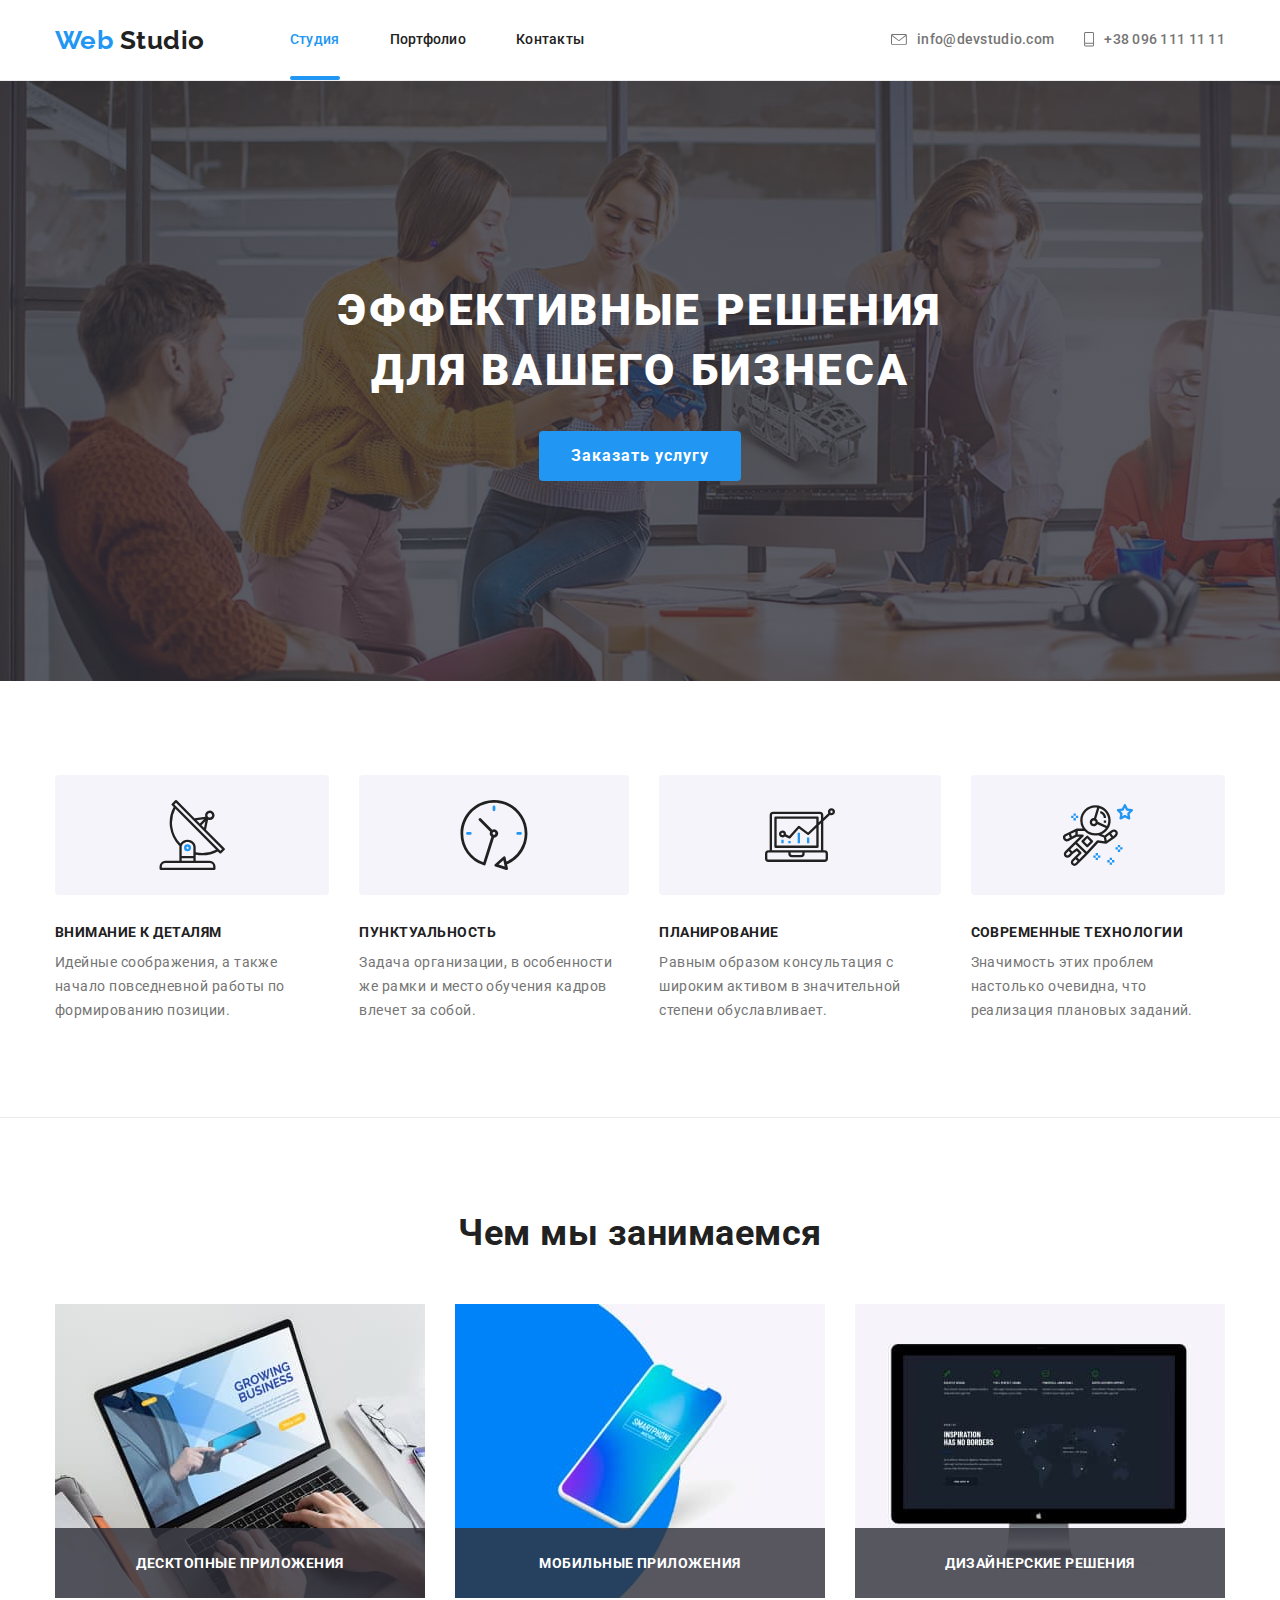
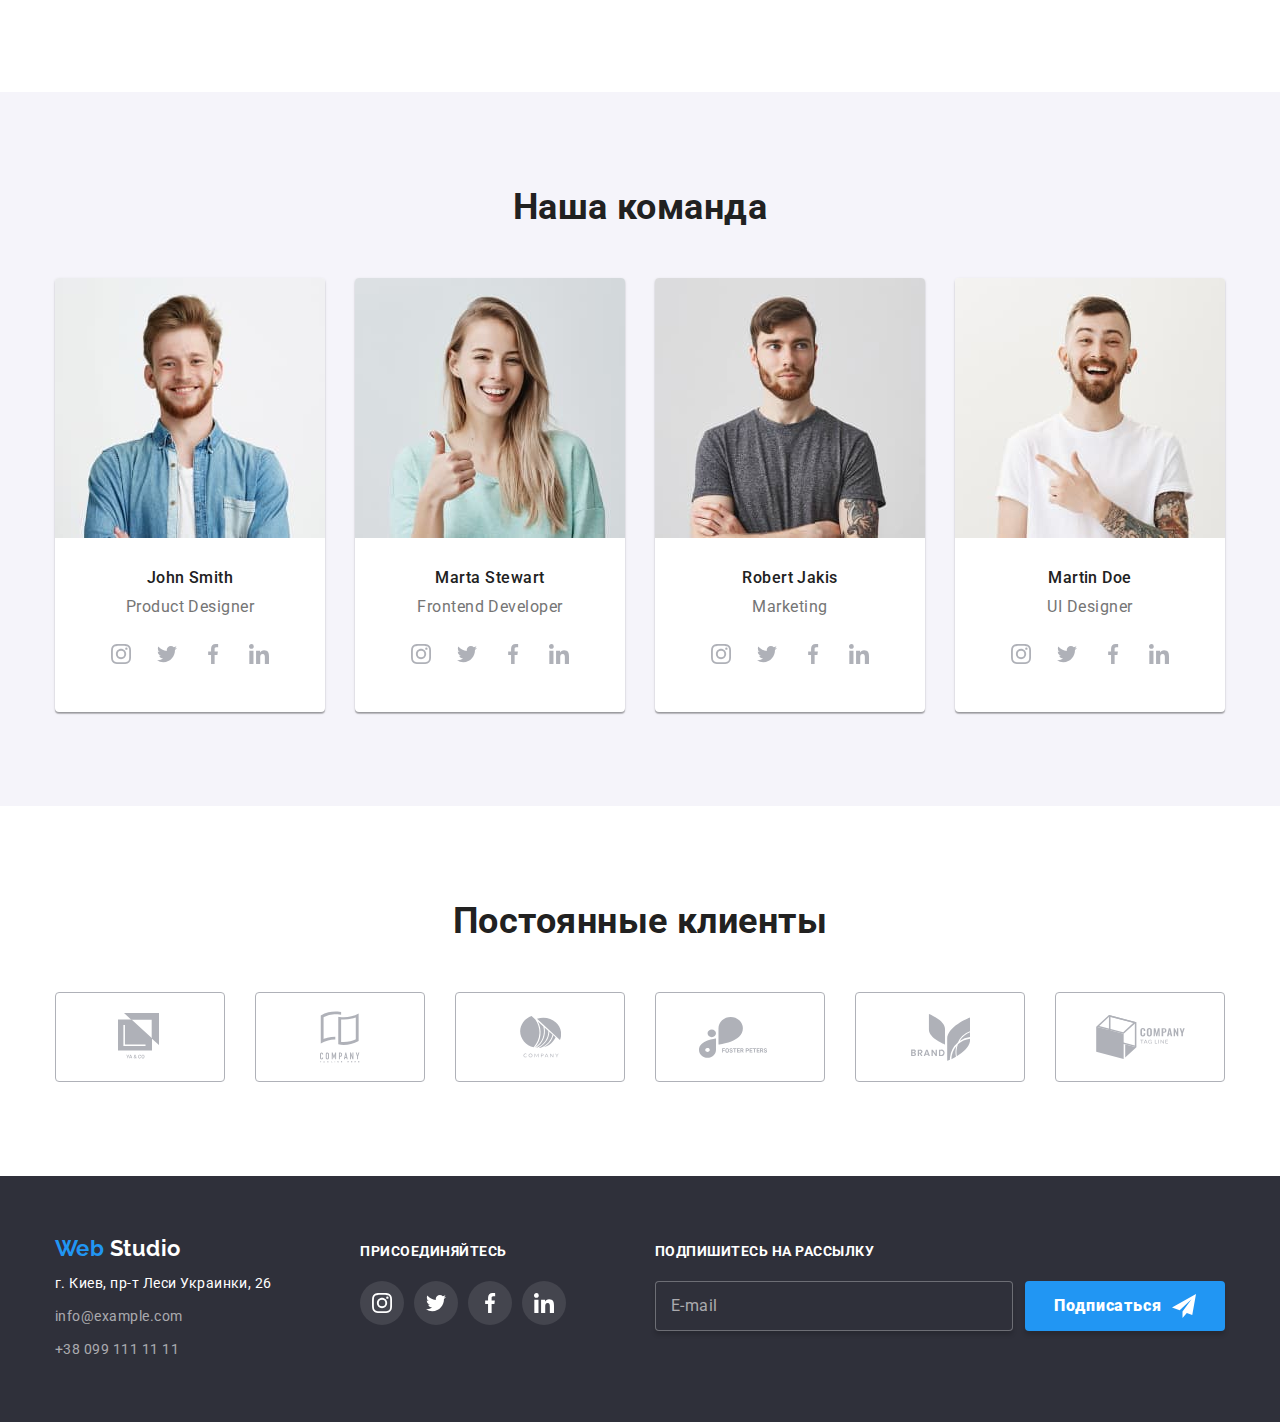
<file: index.html>
<!DOCTYPE html>
<html lang="en">
  <head>
    <meta charset="UTF-8" />
    <meta name="viewport" content="width=device-width, initial-scale=1.0" />
    <title>Студия</title>
    <link
      rel="stylesheet"
      href="https://fonts.googleapis.com/css2?family=Raleway:wght@700&family=Roboto:wght@400;500;700;900&display=swap"
    />
    <link
      rel="stylesheet"
      href="https://cdnjs.cloudflare.com/ajax/libs/modern-normalize/0.6.0/modern-normalize.min.css"
    />
    <link rel="stylesheet" href="./css/main.min.css" />
  </head>

  <body>
    <!-- Шапка сайта -->
    <header class="header-border">
      <div class="container header-links">
        <nav class="header-links">
          <a href="./index.html" class="logo-primery"
            ><span class="logo-web">Web</span> Studio</a
          >
          <ul class="site-nav">
            <li>
              <a href="./index.html" class="current">Студия</a>
            </li>
            <li>
              <a href="./portfolio.html">Портфолио</a>
            </li>
            <li>
              <a href="">Контакты</a>
            </li>
          </ul>
        </nav>
        <address class="main-addr">
          <ul class="main-addr-list">
            <li>
              <a href="mailto:info@devstudio.com">
                <svg width="16px" height="11px">
                  <use href="./img/sprite-svg.svg#email"></use>
                </svg>
                info@devstudio.com</a
              >
            </li>
            <li>
              <a href="tel:+380961111111">
                <svg width="10px" height="15px">
                  <use href="./img/sprite-svg.svg#phone"></use>
                </svg>
                +38 096 111 11 11</a
              >
            </li>
          </ul>
        </address>
      </div>
    </header>

    <!-- Основная инфа -->
    <main>
      <!-- Герой -->
      <section class="hero">
        <div class="container">
          <div class="hero-container">
            <h1 class="hero-title">эффективные решения для вашего бизнеса</h1>
            <button class="hero-button" data-modal-open>Заказать услугу</button>
            <div class="backdrop is-hidden" data-modal>
              <form class="modal">
                <div class="modal-section">
                  <h3 class="modal-title">
                    Оставьте свои данные, мы вам перезвоним
                  </h3>
                  <div class="form-field">
                    <input
                      type="text"
                      name="name"
                      id="name"
                      autocomplete="off"
                      placeholder=" "
                    />
                    <label for="name">Имя</label>
                    <svg width="18px" height="18px">
                      <use href="./img/sprite-svg.svg#name-input"></use>
                    </svg>
                  </div>
                  <div class="form-field">
                    <input
                      type="tel"
                      name="tel"
                      id="tel"
                      autocomplete="off"
                      placeholder=" "
                    />
                    <label for="tel">Телефон</label>
                    <svg width="18px" height="18px">
                      <use href="./img/sprite-svg.svg#phone-input"></use>
                    </svg>
                  </div>
                  <div class="form-field">
                    <input
                      type="email"
                      name="email"
                      id="email"
                      autocomplete="off"
                      placeholder=" "
                    />
                    <label for="email">Почта</label>
                    <svg width="18px" height="18px">
                      <use href="./img/sprite-svg.svg#email-input"></use>
                    </svg>
                  </div>
                  <div class="form-field-textarea">
                    <textarea
                      name="coments"
                      id="coments"
                      cols="30"
                      rows="5"
                      placeholder=" "
                    ></textarea>
                    <label for="coments">Комментарий</label>
                  </div>
                  <div class="form-field form-field-checkbox">
                    <input
                      type="checkbox"
                      name="policy"
                      id="policy"
                      placeholder=" "
                      class="visuallyhidden"
                    />
                    <label for="policy"
                      ><span></span>
                      <p>
                        Соглашаюсь с рассылкой и принимаю
                        <a href="">Условия договора</a>
                      </p>
                    </label>
                  </div>
                  <div class="submit-button-container">
                    <button type="submit">Отправить</button>
                  </div>
                  <div class="close" data-modal-close>
                    <svg width="11px" height="11px">
                      <use href="./img/sprite-svg.svg#close"></use>
                    </svg>
                  </div>
                </div>
              </form>
            </div>
          </div>
        </div>
      </section>

      <!-- Преимущества -->
      <section class="features">
        <div class="container">
          <h2 class="visuallyhidden">Преимущества</h2>
          <ul class="features-list">
            <li>
              <div class="features-blok">
                <svg width="66" height="70">
                  <use href="./img/sprite-svg.svg#vector1"></use>
                </svg>
              </div>
              <h3 class="features-title-h3">Внимание к деталям</h3>
              <p class="features-paragraph">
                Идейные соображения, а также начало повседневной работы по
                формированию позиции.
              </p>
            </li>
            <li>
              <div class="features-blok">
                <svg width="70" height="70">
                  <use href="./img/sprite-svg.svg#vector2"></use>
                </svg>
              </div>
              <h3 class="features-title-h3">Пунктуальность</h3>
              <p class="features-paragraph">
                Задача организации, в особенности же рамки и место обучения
                кадров влечет за собой.
              </p>
            </li>
            <li>
              <div class="features-blok">
                <svg width="70" height="70">
                  <use href="./img/sprite-svg.svg#vector3"></use>
                </svg>
              </div>
              <h3 class="features-title-h3">Планирование</h3>
              <p class="features-paragraph">
                Равным образом консультация с широким активом в значительной
                степени обуславливает.
              </p>
            </li>
            <li>
              <div class="features-blok">
                <svg width="70" height="70">
                  <use href="./img/sprite-svg.svg#vector4"></use>
                </svg>
              </div>
              <h3 class="features-title-h3">Современные технологии</h3>
              <p class="features-paragraph">
                Значимость этих проблем настолько очевидна, что реализация
                плановых заданий.
              </p>
            </li>
          </ul>
        </div>
      </section>

      <!-- Чем мы занимаемся -->
      <section class="our-work">
        <div class="container">
          <h2 class="our-work-title">Чем мы занимаемся</h2>
          <ul class="our-work-list">
            <li>
              <a href="" class="our-work-link"
                ><img
                  src="./img/img1.jpg"
                  alt="Картинка десктопных приложений"
                  width="370"
                  height="294"
                />
                <div class="our-work-description">
                  <p>Десктопные приложения</p>
                </div>
              </a>
            </li>
            <li>
              <a href="" class="our-work-link"
                ><img
                  src="./img/img2.jpg"
                  alt="Картинка мобильных приложений"
                  width="370"
                  height="294"
                />
                <div class="our-work-description">
                  <p>Мобильные приложения</p>
                </div>
              </a>
            </li>
            <li>
              <a href="" class="our-work-link"
                ><img
                  src="./img/img3.jpg"
                  alt="Картинка дизайнерских решений"
                  width="370"
                  height="294"
                />
                <div class="our-work-description">
                  <p>Дизайнерские решения</p>
                </div>
              </a>
            </li>
          </ul>
        </div>
      </section>

      <!-- Наша команда -->
      <section class="our-team">
        <div class="container">
          <h2 class="our-team-title">Наша команда</h2>
          <ul class="our-team-list">
            <li>
              <img
                class="our-team-foto"
                src="./img/john-smith.jpg"
                alt="John Smith foto"
                width="270"
                height="260"
              />
              <p class="our-team-name">John Smith</p>
              <p class="our-team-position">Product Designer</p>
              <ul class="social-networks">
                <div class="social-networks-container">
                  <li>
                    <a href="" aria-label="Ссылка на Instagram">
                      <svg width="20" height="20">
                        <use href="./img/sprite-svg.svg#instagram-logo"></use>
                      </svg>
                    </a>
                  </li>
                  <li>
                    <a href="" aria-label="Ссылка на Twitter">
                      <svg width="20" height="20">
                        <use href="./img/sprite-svg.svg#twitter-logo"></use>
                      </svg>
                    </a>
                  </li>
                  <li>
                    <a href="" aria-label="Ссылка на Facebook"
                      ><svg width="20" height="20">
                        <use href="./img/sprite-svg.svg#facebook-logo"></use>
                      </svg>
                    </a>
                  </li>
                  <li>
                    <a href="" aria-label="Ссылка на LinkedIn"
                      ><svg width="20" height="20">
                        <use href="./img/sprite-svg.svg#linkedin-logo"></use>
                      </svg>
                    </a>
                  </li>
                </div>
              </ul>
            </li>
            <li>
              <img
                class="our-team-foto"
                src="./img/marta-stewart.jpg"
                alt="Marta Stewart foto"
                width="270"
                height="260"
              />
              <p class="our-team-name">Marta Stewart</p>
              <p class="our-team-position">Frontend Developer</p>
              <ul class="social-networks">
                <div class="social-networks-container">
                  <li>
                    <a href="" aria-label="Ссылка на Instagram">
                      <svg width="20" height="20">
                        <use href="./img/sprite-svg.svg#instagram-logo"></use>
                      </svg>
                    </a>
                  </li>
                  <li>
                    <a href="" aria-label="Ссылка на Twitter">
                      <svg width="20" height="20">
                        <use href="./img/sprite-svg.svg#twitter-logo"></use>
                      </svg>
                    </a>
                  </li>
                  <li>
                    <a href="" aria-label="Ссылка на Facebook"
                      ><svg width="20" height="20">
                        <use href="./img/sprite-svg.svg#facebook-logo"></use>
                      </svg>
                    </a>
                  </li>
                  <li>
                    <a href="" aria-label="Ссылка на LinkedIn"
                      ><svg width="20" height="20">
                        <use href="./img/sprite-svg.svg#linkedin-logo"></use>
                      </svg>
                    </a>
                  </li>
                </div>
              </ul>
            </li>
            <li>
              <img
                class="our-team-foto"
                src="./img/robert-jakis.jpg"
                alt="Robert Jakis foto"
                width="270"
                height="260"
              />
              <p class="our-team-name">Robert Jakis</p>
              <p class="our-team-position">Marketing</p>
              <ul class="social-networks">
                <div class="social-networks-container">
                  <li>
                    <a href="" aria-label="Ссылка на Instagram">
                      <svg width="20" height="20">
                        <use href="./img/sprite-svg.svg#instagram-logo"></use>
                      </svg>
                    </a>
                  </li>
                  <li>
                    <a href="" aria-label="Ссылка на Twitter">
                      <svg width="20" height="20">
                        <use href="./img/sprite-svg.svg#twitter-logo"></use>
                      </svg>
                    </a>
                  </li>
                  <li>
                    <a href="" aria-label="Ссылка на Facebook"
                      ><svg width="20" height="20">
                        <use href="./img/sprite-svg.svg#facebook-logo"></use>
                      </svg>
                    </a>
                  </li>
                  <li>
                    <a href="" aria-label="Ссылка на LinkedIn"
                      ><svg width="20" height="20">
                        <use href="./img/sprite-svg.svg#linkedin-logo"></use>
                      </svg>
                    </a>
                  </li>
                </div>
              </ul>
            </li>
            <li>
              <img
                class="our-team-foto"
                src="./img/martin-doe.jpg"
                alt="Martin Doe foto"
                width="270"
                height="260"
              />
              <p class="our-team-name">Martin Doe</p>
              <p class="our-team-position">UI Designer</p>
              <ul class="social-networks">
                <div class="social-networks-container">
                  <li>
                    <a href="" aria-label="Ссылка на Instagram">
                      <svg width="20" height="20">
                        <use href="./img/sprite-svg.svg#instagram-logo"></use>
                      </svg>
                    </a>
                  </li>
                  <li>
                    <a href="" aria-label="Ссылка на Twitter">
                      <svg width="20" height="20">
                        <use href="./img/sprite-svg.svg#twitter-logo"></use>
                      </svg>
                    </a>
                  </li>
                  <li>
                    <a href="" aria-label="Ссылка на Facebook"
                      ><svg width="20" height="20">
                        <use href="./img/sprite-svg.svg#facebook-logo"></use>
                      </svg>
                    </a>
                  </li>
                  <li>
                    <a href="" aria-label="Ссылка на LinkedIn"
                      ><svg width="20" height="20">
                        <use href="./img/sprite-svg.svg#linkedin-logo"></use>
                      </svg>
                    </a>
                  </li>
                </div>
              </ul>
            </li>
          </ul>
        </div>
      </section>

      <!-- Постоянные клиенты -->
      <section class="clients">
        <div class="container">
          <h2 class="clients-title">Постоянные клиенты</h2>
          <ul class="clients-list">
            <li>
              <a href="">
                <svg width="45" height="48">
                  <use href="./img/sprite-svg.svg#logo1"></use>
                </svg>
              </a>
            </li>

            <li>
              <a href="">
                <svg width="40" height="52">
                  <use href="./img/sprite-svg.svg#logo2"></use>
                </svg>
              </a>
            </li>

            <li>
              <a href="">
                <svg width="41" height="42">
                  <use href="./img/sprite-svg.svg#logo3"></use>
                </svg>
              </a>
            </li>

            <li>
              <a href="">
                <svg width="82" height="41">
                  <use href="./img/sprite-svg.svg#logo4"></use>
                </svg>
              </a>
            </li>

            <li>
              <a href="">
                <svg width="59" height="47">
                  <use href="./img/sprite-svg.svg#logo5"></use>
                </svg>
              </a>
            </li>

            <li>
              <a href="">
                <svg width="89" height="45">
                  <use href="./img/sprite-svg.svg#logo6"></use>
                </svg>
              </a>
            </li>
          </ul>
        </div>
      </section>
    </main>

    <!-- Футер сайта -->
    <footer>
      <div class="container">
        <div class="footer-container">
          <div>
            <a href="./index.html" class="logo-secondary logo-margin"
              ><span class="logo-web">Web</span> Studio</a
            >
            <address class="footer-address">
              <a
                href="https://goo.gl/maps/tPkDzDL7LACH9RPQ9"
                target="_blank"
                class="addr-map"
                >г. Киев, пр-т Леси Украинки, 26</a
              >
              <a href="mailto:info@example.com" class="addr-email"
                >info@example.com</a
              >
              <a href="tel:+380991111111" class="addr-phone"
                >+38 099 111 11 11</a
              >
            </address>
          </div>
          <div>
            <h3 class="follow-title">присоединяйтесь</h3>
            <ul class="social-networks">
              <div class="social-networks-links">
                <li>
                  <a href="" aria-label="Ссылка на Instagram">
                    <svg width="20" height="20">
                      <use href="./img/sprite-svg.svg#instagram-logo"></use>
                    </svg>
                  </a>
                </li>
                <li>
                  <a href="" aria-label="Ссылка на Twitter">
                    <svg width="20" height="20">
                      <use href="./img/sprite-svg.svg#twitter-logo"></use>
                    </svg>
                  </a>
                </li>
                <li>
                  <a href="" aria-label="Ссылка на Facebook"
                    ><svg width="20" height="20">
                      <use href="./img/sprite-svg.svg#facebook-logo"></use>
                    </svg>
                  </a>
                </li>
                <li>
                  <a href="" aria-label="Ссылка на LinkedIn"
                    ><svg width="20" height="20">
                      <use href="./img/sprite-svg.svg#linkedin-logo"></use>
                    </svg>
                  </a>
                </li>
              </div>
            </ul>
          </div>
          <div>
            <h3 class="follow-title">Подпишитесь на рассылку</h3>
            <form class="follow-container">
              <input
                type="email"
                name="follow-email"
                id="follow-email"
                class="enter-e-mail"
                placeholder=" "
              />
              <label for="follow-email">E-mail</label>
              <button type="submit" class="follow-button">
                <span class="follow-button-text">Подписаться</span>
                <svg width="24" height="24">
                  <use href="./img/sprite-svg.svg#sending"></use>
                </svg>
              </button>
            </form>
          </div>
        </div>
      </div>
    </footer>
    <script src="./js/modal.js"></script>
  </body>
</html>
</file>
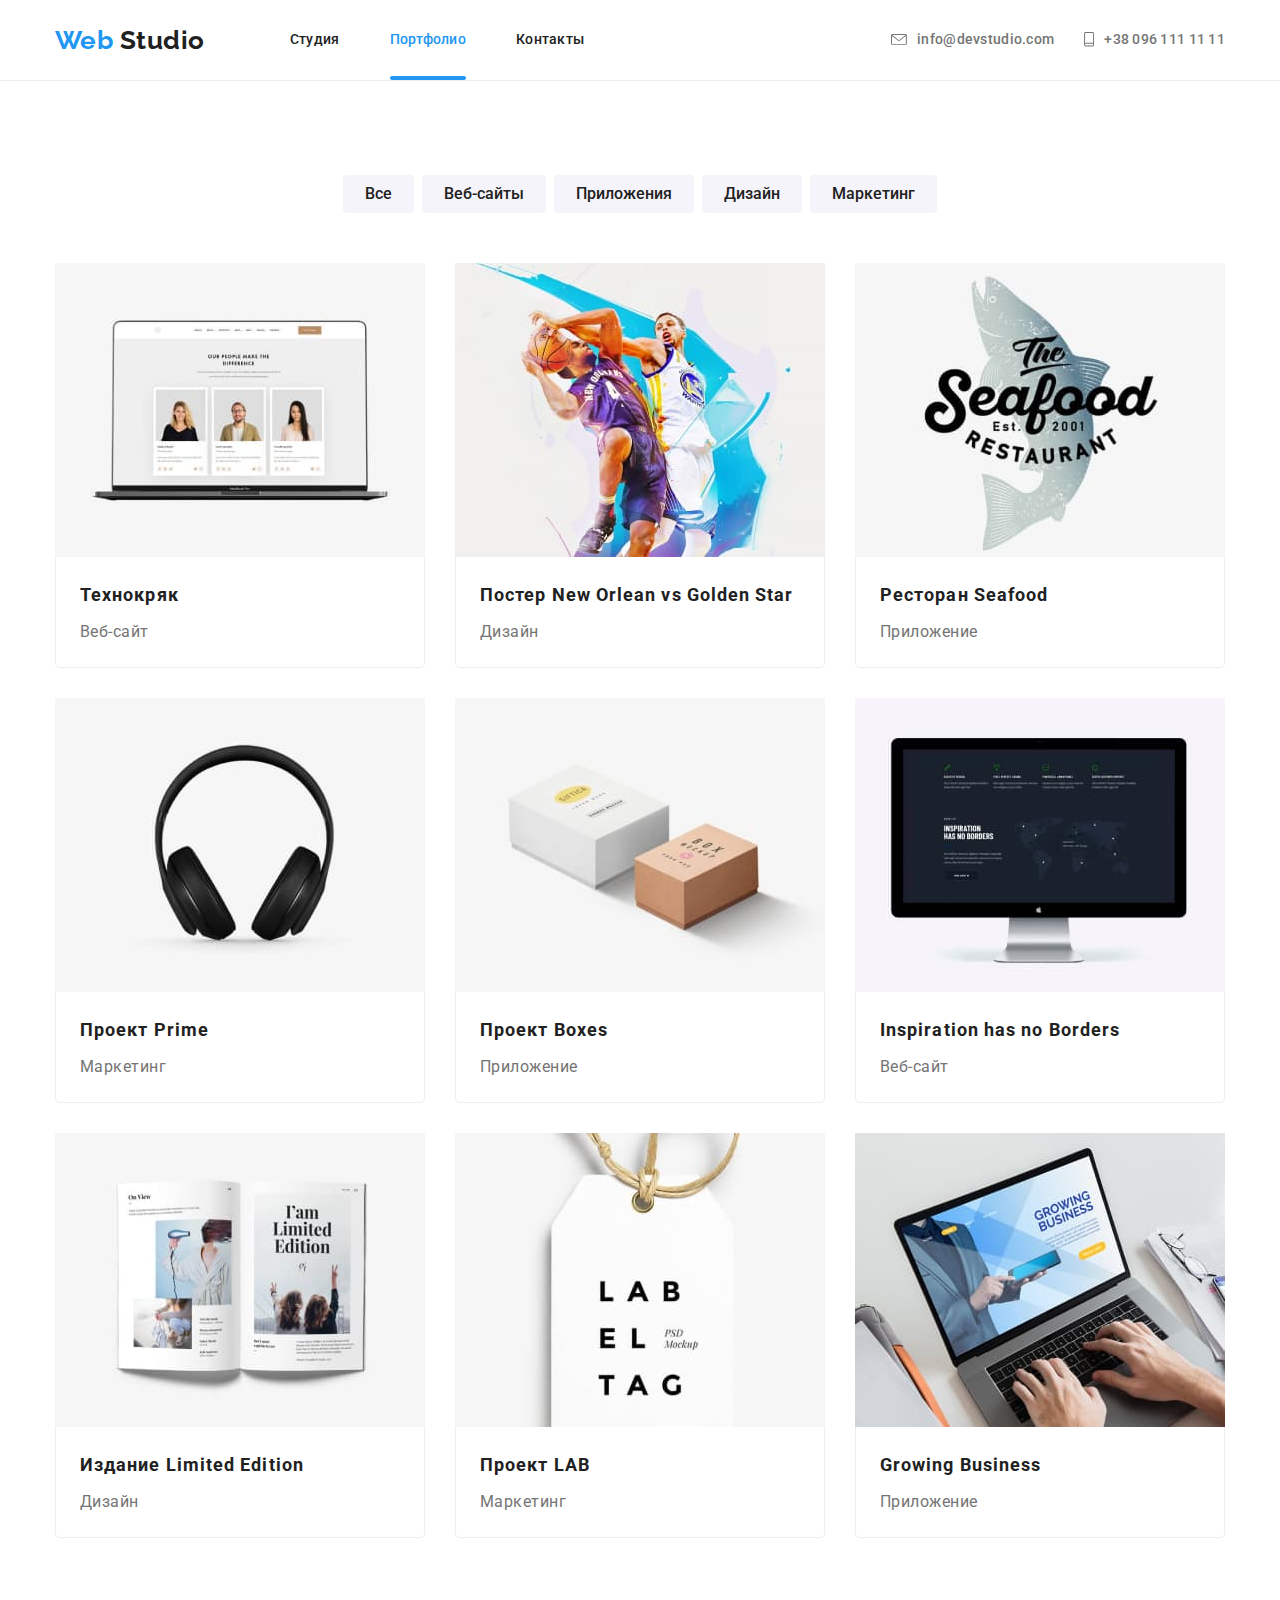
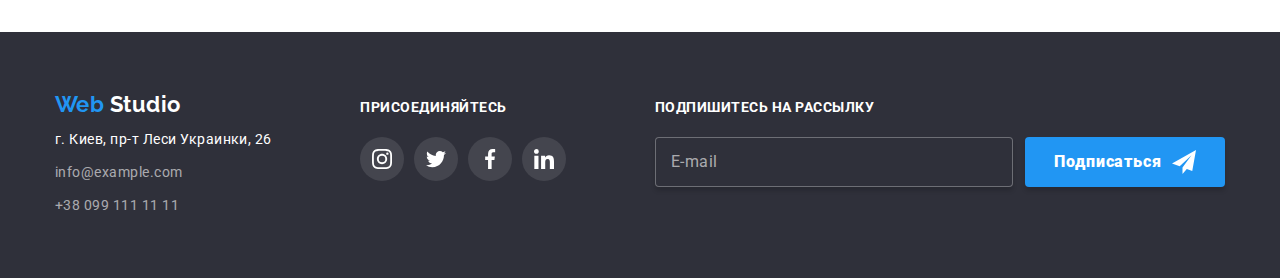
<file: portfolio.html>
<!DOCTYPE html>
<html lang="en">
  <head>
    <meta charset="UTF-8" />
    <meta name="viewport" content="width=device-width, initial-scale=1.0" />
    <title>Портфолио</title>
    <link
      rel="stylesheet"
      href="https://fonts.googleapis.com/css2?family=Raleway:wght@700&family=Roboto:wght@400;500;700;900&display=swap"
    />
    <link
      rel="stylesheet"
      href="https://cdnjs.cloudflare.com/ajax/libs/modern-normalize/0.6.0/modern-normalize.min.css"
    />
    <link rel="stylesheet" href="./css/main.min.css" />
  </head>
  <body>
    <!-- Шапка сайта -->
    <header class="header-border">
      <div class="container header-links">
        <nav class="header-links">
          <a href="./index.html" class="logo-primery"
            ><span class="logo-web">Web</span> Studio</a
          >
          <ul class="site-nav">
            <li>
              <a href="./index.html">Студия</a>
            </li>
            <li>
              <a href="./portfolio.html" class="current">Портфолио</a>
            </li>
            <li>
              <a href="">Контакты</a>
            </li>
          </ul>
        </nav>
        <address class="main-addr">
          <ul class="main-addr-list">
            <li>
              <a href="mailto:info@devstudio.com">
                <svg width="16px" height="11px">
                  <use href="./img/sprite-svg.svg#email"></use>
                </svg>
                info@devstudio.com</a
              >
            </li>
            <li>
              <a href="tel:+380961111111">
                <svg width="10px" height="15px">
                  <use href="./img/sprite-svg.svg#phone"></use>
                </svg>
                +38 096 111 11 11</a
              >
            </li>
          </ul>
        </address>
      </div>
    </header>

    <!-- Основная инфа -->
    <main>
      <section class="main-portofolio">
        <div class="container">
          <h1 class="visuallyhidden">Наши проекты</h1>
          <ul class="button-list">
            <li>
              <button type="button" class="portfolio-button">Все</button>
            </li>
            <li>
              <button type="button" class="portfolio-button">Веб-сайты</button>
            </li>
            <li>
              <button type="button" class="portfolio-button">Приложения</button>
            </li>
            <li>
              <button type="button" class="portfolio-button">Дизайн</button>
            </li>
            <li>
              <button type="button" class="portfolio-button">Маркетинг</button>
            </li>
          </ul>

          <ul class="projects-list">
            <li class="projects-list-item">
              <a href="">
                <div class="overlay">
                  <img
                    src="./img/portfolio-img1.jpg"
                    alt="Первое фото портфолио"
                    width="370"
                    height="294"
                  />
                  <p class="project-description">
                    Технокряк это современная площадка распространения
                    коронавируса. Компании используют эту платформу для
                    цифрового шпионажа и атак на защищённые сервера конкурентов.
                  </p>
                </div>
                <div class="projects-list-content">
                  <h3 class="project-title">Технокряк</h3>
                  <p class="project-type">Веб-сайт</p>
                </div></a
              >
            </li>

            <li class="projects-list-item">
              <a href="">
                <div class="overlay">
                  <img
                    src="./img/portfolio-img2.jpg"
                    alt="Второе фото портфолио"
                    width="370"
                    height="294"
                  />
                  <p class="project-description">
                    Технокряк это современная площадка распространения
                    коронавируса. Компании используют эту платформу для
                    цифрового шпионажа и атак на защищённые сервера конкурентов.
                  </p>
                </div>
                <div class="projects-list-content">
                  <h3 class="project-title">
                    Постер New Orlean vs Golden Star
                  </h3>
                  <p class="project-type">Дизайн</p>
                </div>
              </a>
            </li>

            <li class="projects-list-item">
              <a href="">
                <div class="overlay">
                  <img
                    src="./img/portfolio-img3.jpg"
                    alt="Третье фото портфолио"
                    width="370"
                    height="294"
                  />
                  <p class="project-description">
                    Технокряк это современная площадка распространения
                    коронавируса. Компании используют эту платформу для
                    цифрового шпионажа и атак на защищённые сервера конкурентов.
                  </p>
                </div>
                <div class="projects-list-content">
                  <h3 class="project-title">Ресторан Seafood</h3>
                  <p class="project-type">Приложение</p>
                </div>
              </a>
            </li>

            <li class="projects-list-item">
              <a href="">
                <div class="overlay">
                  <img
                    src="./img/portfolio-img4.jpg"
                    alt="Четвертое фото портфолио"
                    width="370"
                    height="294"
                  />
                  <p class="project-description">
                    Технокряк это современная площадка распространения
                    коронавируса. Компании используют эту платформу для
                    цифрового шпионажа и атак на защищённые сервера конкурентов.
                  </p>
                </div>
                <div class="projects-list-content">
                  <h3 class="project-title">Проект Prime</h3>
                  <p class="project-type">Маркетинг</p>
                </div>
              </a>
            </li>

            <li class="projects-list-item">
              <a href="">
                <div class="overlay">
                  <img
                    src="./img/portfolio-img5.jpg"
                    alt="Пятое фото портфолио"
                    width="370"
                    height="294"
                  />
                  <p class="project-description">
                    Технокряк это современная площадка распространения
                    коронавируса. Компании используют эту платформу для
                    цифрового шпионажа и атак на защищённые сервера конкурентов.
                  </p>
                </div>
                <div class="projects-list-content">
                  <h3 class="project-title">Проект Boxes</h3>
                  <p class="project-type">Приложение</p>
                </div>
              </a>
            </li>

            <li class="projects-list-item">
              <a href="">
                <div class="overlay">
                  <img
                    src="./img/portfolio-img6.jpg"
                    alt="Шестое фото портфолио"
                    width="370"
                    height="294"
                  />
                  <p class="project-description">
                    Технокряк это современная площадка распространения
                    коронавируса. Компании используют эту платформу для
                    цифрового шпионажа и атак на защищённые сервера конкурентов.
                  </p>
                </div>
                <div class="projects-list-content">
                  <h3 class="project-title">Inspiration has no Borders</h3>
                  <p class="project-type">Веб-сайт</p>
                </div>
              </a>
            </li>

            <li class="projects-list-item">
              <a href="">
                <div class="overlay">
                  <img
                    src="./img/portfolio-img7.jpg"
                    alt="Седьмое фото портфолио"
                    width="370"
                    height="294"
                  />
                  <p class="project-description">
                    Технокряк это современная площадка распространения
                    коронавируса. Компании используют эту платформу для
                    цифрового шпионажа и атак на защищённые сервера конкурентов.
                  </p>
                </div>
                <div class="projects-list-content">
                  <h3 class="project-title">Издание Limited Edition</h3>
                  <p class="project-type">Дизайн</p>
                </div>
              </a>
            </li>

            <li class="projects-list-item">
              <a href="">
                <div class="overlay">
                  <img
                    src="./img/portfolio-img8.jpg"
                    alt="Восьмое фото портфолио"
                    width="370"
                    height="294"
                  />
                  <p class="project-description">
                    Технокряк это современная площадка распространения
                    коронавируса. Компании используют эту платформу для
                    цифрового шпионажа и атак на защищённые сервера конкурентов.
                  </p>
                </div>
                <div class="projects-list-content">
                  <h3 class="project-title">Проект LAB</h3>
                  <p class="project-type">Маркетинг</p>
                </div>
              </a>
            </li>

            <li class="projects-list-item">
              <a href="">
                <div class="overlay">
                  <img
                    src="./img/portfolio-img9.jpg"
                    alt="Девятое фото портфолио"
                    width="370"
                    height="294"
                  />
                  <p class="project-description">
                    Технокряк это современная площадка распространения
                    коронавируса. Компании используют эту платформу для
                    цифрового шпионажа и атак на защищённые сервера конкурентов.
                  </p>
                </div>
                <div class="projects-list-content">
                  <h3 class="project-title">Growing Business</h3>
                  <p class="project-type">Приложение</p>
                </div>
              </a>
            </li>
          </ul>
        </div>
      </section>
    </main>

    <!-- Футер сайта -->
    <footer>
      <div class="container">
        <div class="footer-container">
          <div>
            <a href="./index.html" class="logo-secondary logo-margin"
              ><span class="logo-web">Web</span> Studio</a
            >
            <address class="footer-address">
              <a
                href="https://goo.gl/maps/tPkDzDL7LACH9RPQ9"
                target="_blank"
                class="addr-map"
                >г. Киев, пр-т Леси Украинки, 26</a
              >
              <a href="mailto:info@example.com" class="addr-email"
                >info@example.com</a
              >
              <a href="tel:+380991111111" class="addr-phone"
                >+38 099 111 11 11</a
              >
            </address>
          </div>
          <div>
            <h3 class="follow-title">присоединяйтесь</h3>
            <ul class="social-networks">
              <div class="social-networks-links">
                <li>
                  <a href="" aria-label="Ссылка на Instagram">
                    <svg width="20" height="20">
                      <use href="./img/sprite-svg.svg#instagram-logo"></use>
                    </svg>
                  </a>
                </li>
                <li>
                  <a href="" aria-label="Ссылка на Twitter">
                    <svg width="20" height="20">
                      <use href="./img/sprite-svg.svg#twitter-logo"></use>
                    </svg>
                  </a>
                </li>
                <li>
                  <a href="" aria-label="Ссылка на Facebook"
                    ><svg width="20" height="20">
                      <use href="./img/sprite-svg.svg#facebook-logo"></use>
                    </svg>
                  </a>
                </li>
                <li>
                  <a href="" aria-label="Ссылка на LinkedIn"
                    ><svg width="20" height="20">
                      <use href="./img/sprite-svg.svg#linkedin-logo"></use>
                    </svg>
                  </a>
                </li>
              </div>
            </ul>
          </div>
          <div>
            <h3 class="follow-title">Подпишитесь на рассылку</h3>
            <form class="follow-container">
              <input
                type="email"
                name="follow-email"
                id="follow-email"
                class="enter-e-mail"
                placeholder=" "
              />
              <label for="follow-email">E-mail</label>
              <button type="submit" class="follow-button">
                <span class="follow-button-text">Подписаться</span>
                <svg width="24" height="24">
                  <use href="./img/sprite-svg.svg#sending"></use>
                </svg>
              </button>
            </form>
          </div>
        </div>
      </div>
    </footer>
  </body>
</html>
</file>
<file: css/main.min.css>
.visuallyhidden{position:absolute;overflow:hidden;clip:rect(0 0 0 0);height:1px;width:1px;margin:-1px;padding:0;border:0}.site-nav,.main-addr-list,.form-field-checkbox p,.features-list,.features-paragraph,.our-work-list,.our-work-description p,.our-team-list,.social-networks,.clients-list,.projects-list,.project-type,.follow-button{margin:0px;padding:0px}body{background-color:#fff;color:#212121;font-family:Roboto,sans-serif;letter-spacing:0.03em}ul{list-style:none}a{display:block;text-decoration:none;color:#212121}img{display:block;max-width:100%;height:auto}h2{text-align:center;font-weight:700;font-size:36px;line-height:1.17}button{cursor:pointer}footer{padding:60px 0px 60px;background-color:#2f303a}.container{width:1200px;margin:0px auto;padding:0px 15px}.is-hidden{opacity:0;pointer-events:none}.current::after{content:'';display:block;margin-top:28px;height:4px;background-color:#2196f3;border-radius:2px}.footer-container{display:-webkit-box;display:-ms-flexbox;display:flex;-webkit-box-pack:justify;-ms-flex-pack:justify;justify-content:space-between;-webkit-box-align:baseline;-ms-flex-align:baseline;align-items:baseline}.header-border{border-bottom:1px solid #ececec}.header-links{display:-webkit-box;display:-ms-flexbox;display:flex;-webkit-box-align:center;-ms-flex-align:center;align-items:center}.logo-primery,.logo-secondary{font-family:Raleway,sans-serif;font-weight:700}.logo-primery{margin-right:85px;font-size:26px;line-height:1.19}.logo-secondary{font-size:22px;line-height:1.18;color:#fff}.logo-web{color:#2196f3}.logo-margin{display:inline-block;margin-bottom:10px}.site-nav{display:-webkit-box;display:-ms-flexbox;display:flex}.site-nav>li{padding:0px;font-weight:500;font-size:14px;line-height:1.14;letter-spacing:0.02em}.site-nav>li:not(:last-child){margin-right:50px}.site-nav a{-webkit-transition:color 250ms cubic-bezier(0.4, 0, 0.2, 1);transition:color 250ms cubic-bezier(0.4, 0, 0.2, 1)}.site-nav a:hover,.site-nav a:focus{color:#2196f3}.site-nav>li a{padding:32px 0px}.site-nav .current{padding-bottom:0px;color:#2196f3}.main-addr{margin-left:auto}.main-addr-list{display:-webkit-box;display:-ms-flexbox;display:flex}.main-addr-list li:not(:last-child){margin-right:30px}.main-addr a{display:-webkit-box;display:-ms-flexbox;display:flex;-webkit-box-align:center;-ms-flex-align:center;align-items:center;color:#757575;font-style:normal;font-weight:500;font-size:14px;line-height:1.14;letter-spacing:0.02em;-webkit-transition:color 250ms cubic-bezier(0.4, 0, 0.2, 1);transition:color 250ms cubic-bezier(0.4, 0, 0.2, 1)}.main-addr a:hover,.main-addr a:focus{color:#2196f3}.main-addr svg{margin-right:10px;fill:#757575;-webkit-transition:fill 250ms cubic-bezier(0.4, 0, 0.2, 1);transition:fill 250ms cubic-bezier(0.4, 0, 0.2, 1)}.main-addr a:hover>svg,.main-addr a:focus>svg{color:#2196f3;fill:#2196f3}.hero{max-width:1600px;height:600px;margin:0px auto;background-image:-webkit-gradient(linear, left top, left bottom, from(rgba(47,48,58,0.8)), to(rgba(47,48,58,0.8))),url(../img/hero.jpg);background-image:linear-gradient(rgba(47,48,58,0.8), rgba(47,48,58,0.8)),url(../img/hero.jpg);color:#fff}.hero-container{width:646px;margin:0px auto;padding:200px 0px;text-align:center}.hero-title{margin:0px 0px 30px;font-weight:900;font-size:44px;line-height:1.36;letter-spacing:0.06em;text-transform:uppercase}.hero-button{display:inline-block;min-width:200px;padding:10px 32px;border-style:none;background-color:#2196f3;border-radius:4px;color:#fff;font-weight:700;font-size:16px;line-height:1.87;letter-spacing:0.06em}.backdrop{position:fixed;top:0;left:0;z-index:999;width:100%;height:100%;background:rgba(0,0,0,0.2);-webkit-transition:opacity 250ms cubic-bezier(0.4, 0, 0.2, 1);transition:opacity 250ms cubic-bezier(0.4, 0, 0.2, 1)}.modal{position:absolute;top:50%;left:50%;-webkit-transform:translate(-50%, -50%) scale(1);transform:translate(-50%, -50%) scale(1);background:#fff;-webkit-box-shadow:0px 2px 1px rgba(0,0,0,0.2),0px 1px 1px rgba(0,0,0,0.14),0px 1px 3px rgba(0,0,0,0.12);box-shadow:0px 2px 1px rgba(0,0,0,0.2),0px 1px 1px rgba(0,0,0,0.14),0px 1px 3px rgba(0,0,0,0.12);border-radius:4px;font-size:14px;line-height:1.14;letter-spacing:0.01em;color:#757575;-webkit-transition:-webkit-transform 250ms cubic-bezier(0.4, 0, 0.2, 1);transition:-webkit-transform 250ms cubic-bezier(0.4, 0, 0.2, 1);transition:transform 250ms cubic-bezier(0.4, 0, 0.2, 1);transition:transform 250ms cubic-bezier(0.4, 0, 0.2, 1), -webkit-transform 250ms cubic-bezier(0.4, 0, 0.2, 1)}.backdrop.is-hidden .modal{-webkit-transform:translate(-50%, -50%) scale(2);transform:translate(-50%, -50%) scale(2)}.submit-button-container{display:-webkit-box;display:-ms-flexbox;display:flex;-webkit-box-pack:center;-ms-flex-pack:center;justify-content:center}.submit-button-container>button{width:200px;height:50px;padding:0px;background-color:#2196f3;border-style:none;-webkit-box-shadow:0px 4px 4px rgba(0,0,0,0.15);box-shadow:0px 4px 4px rgba(0,0,0,0.15);border-radius:4px;font-weight:700;font-size:16px;line-height:1.87;letter-spacing:0.06em;color:#fff;-webkit-transition:background-color 250ms cubic-bezier(0.4, 0, 0.2, 1);transition:background-color 250ms cubic-bezier(0.4, 0, 0.2, 1)}.submit-button-container>button:hover,.submit-button-container>button:focus{background-color:#188ce8}.close{position:absolute;top:8px;right:8px;display:-webkit-box;display:-ms-flexbox;display:flex;-webkit-box-pack:center;-ms-flex-pack:center;justify-content:center;-webkit-box-align:center;-ms-flex-align:center;align-items:center;width:30px;height:30px;background-color:#fff;border:1px solid rgba(0,0,0,0.1);border-radius:50%;cursor:pointer}.close svg{-webkit-transition:fill 250ms cubic-bezier(0.4, 0, 0.2, 1);transition:fill 250ms cubic-bezier(0.4, 0, 0.2, 1)}.close:hover svg,.close:focus svg{fill:#2196f3}.modal-section{padding:40px}.modal-title{margin:0px 0px 30px;font-weight:700;font-size:20px;line-height:23px;text-align:center;letter-spacing:0.03em;color:#212121}.form-field,.form-field-textarea{position:relative;margin-bottom:28px}.form-field input[type='text'],.form-field-textarea input[type='text'],.form-field input[type='tel'],.form-field-textarea input[type='tel'],.form-field input[type='email'],.form-field-textarea input[type='email'],.form-field textarea,.form-field-textarea textarea{width:100%;padding:12px 42px;border:1px solid rgba(33,33,33,0.2);border-radius:4px;outline:none;-webkit-transition:border-color 250ms cubic-bezier(0.4, 0, 0.2, 1);transition:border-color 250ms cubic-bezier(0.4, 0, 0.2, 1)}.form-field textarea,.form-field-textarea textarea{padding:12px 16px;resize:none}.form-field label[for='name'],.form-field-textarea label[for='name'],.form-field label[for='tel'],.form-field-textarea label[for='tel'],.form-field label[for='email'],.form-field-textarea label[for='email']{position:absolute;top:50%;left:42px;-webkit-transform:translateY(-50%);transform:translateY(-50%);-webkit-transition:color 250ms cubic-bezier(0.4, 0, 0.2, 1),font-size 250ms cubic-bezier(0.4, 0, 0.2, 1),line-height 250ms cubic-bezier(0.4, 0, 0.2, 1),-webkit-transform 250ms cubic-bezier(0.4, 0, 0.2, 1);transition:color 250ms cubic-bezier(0.4, 0, 0.2, 1),font-size 250ms cubic-bezier(0.4, 0, 0.2, 1),line-height 250ms cubic-bezier(0.4, 0, 0.2, 1),-webkit-transform 250ms cubic-bezier(0.4, 0, 0.2, 1);transition:transform 250ms cubic-bezier(0.4, 0, 0.2, 1),color 250ms cubic-bezier(0.4, 0, 0.2, 1),font-size 250ms cubic-bezier(0.4, 0, 0.2, 1),line-height 250ms cubic-bezier(0.4, 0, 0.2, 1);transition:transform 250ms cubic-bezier(0.4, 0, 0.2, 1),color 250ms cubic-bezier(0.4, 0, 0.2, 1),font-size 250ms cubic-bezier(0.4, 0, 0.2, 1),line-height 250ms cubic-bezier(0.4, 0, 0.2, 1),-webkit-transform 250ms cubic-bezier(0.4, 0, 0.2, 1);cursor:text}.form-field svg,.form-field-textarea svg{position:absolute;top:50%;left:16px;-webkit-transform:translateY(-50%);transform:translateY(-50%);fill:#212121;-webkit-transition:fill 250ms cubic-bezier(0.4, 0, 0.2, 1);transition:fill 250ms cubic-bezier(0.4, 0, 0.2, 1)}.form-field,.form-field-textarea{position:relative;margin-bottom:28px}.form-field input[type='text'],.form-field-textarea input[type='text'],.form-field input[type='tel'],.form-field-textarea input[type='tel'],.form-field input[type='email'],.form-field-textarea input[type='email'],.form-field textarea,.form-field-textarea textarea{width:100%;padding:12px 42px;border:1px solid rgba(33,33,33,0.2);border-radius:4px;outline:none;-webkit-transition:border-color 250ms cubic-bezier(0.4, 0, 0.2, 1);transition:border-color 250ms cubic-bezier(0.4, 0, 0.2, 1)}.form-field input[type='text']:focus,.form-field-textarea input[type='text']:focus,.form-field input[type='tel']:focus,.form-field-textarea input[type='tel']:focus,.form-field input[type='email']:focus,.form-field-textarea input[type='email']:focus,.form-field textarea:focus,.form-field-textarea textarea:focus{border-color:#2196f3}.form-field textarea,.form-field-textarea textarea{padding:12px 16px;resize:none}.form-field label[for='name'],.form-field-textarea label[for='name'],.form-field label[for='tel'],.form-field-textarea label[for='tel'],.form-field label[for='email'],.form-field-textarea label[for='email']{position:absolute;top:50%;left:42px;-webkit-transform:translateY(-50%);transform:translateY(-50%);-webkit-transition:color 250ms cubic-bezier(0.4, 0, 0.2, 1),font-size 250ms cubic-bezier(0.4, 0, 0.2, 1),line-height 250ms cubic-bezier(0.4, 0, 0.2, 1),-webkit-transform 250ms cubic-bezier(0.4, 0, 0.2, 1);transition:color 250ms cubic-bezier(0.4, 0, 0.2, 1),font-size 250ms cubic-bezier(0.4, 0, 0.2, 1),line-height 250ms cubic-bezier(0.4, 0, 0.2, 1),-webkit-transform 250ms cubic-bezier(0.4, 0, 0.2, 1);transition:transform 250ms cubic-bezier(0.4, 0, 0.2, 1),color 250ms cubic-bezier(0.4, 0, 0.2, 1),font-size 250ms cubic-bezier(0.4, 0, 0.2, 1),line-height 250ms cubic-bezier(0.4, 0, 0.2, 1);transition:transform 250ms cubic-bezier(0.4, 0, 0.2, 1),color 250ms cubic-bezier(0.4, 0, 0.2, 1),font-size 250ms cubic-bezier(0.4, 0, 0.2, 1),line-height 250ms cubic-bezier(0.4, 0, 0.2, 1),-webkit-transform 250ms cubic-bezier(0.4, 0, 0.2, 1);cursor:text}.form-field svg,.form-field-textarea svg{position:absolute;top:50%;left:16px;-webkit-transform:translateY(-50%);transform:translateY(-50%);fill:#212121;-webkit-transition:fill 250ms cubic-bezier(0.4, 0, 0.2, 1);transition:fill 250ms cubic-bezier(0.4, 0, 0.2, 1)}.form-field input:focus+label,.form-field-textarea input:focus+label,.form-field input:not(:placeholder-shown)+label,.form-field-textarea input:not(:placeholder-shown)+label{-webkit-transform:translate(-26px, -40px);transform:translate(-26px, -40px);font-size:12px;line-height:1.17;color:#2196f3;cursor:default}.form-field input:focus ~ svg,.form-field-textarea input:focus ~ svg,.form-field input:not(:placeholder-shown) ~ svg,.form-field-textarea input:not(:placeholder-shown) ~ svg{fill:#2196f3}.form-field-textarea{margin-bottom:20px}.form-field-textarea label{position:absolute;top:10px;left:16px;-webkit-transform:translateY(0px);transform:translateY(0px);-webkit-transition:-webkit-transform 250ms cubic-bezier(0.4, 0, 0.2, 1);transition:-webkit-transform 250ms cubic-bezier(0.4, 0, 0.2, 1);transition:transform 250ms cubic-bezier(0.4, 0, 0.2, 1);transition:transform 250ms cubic-bezier(0.4, 0, 0.2, 1), -webkit-transform 250ms cubic-bezier(0.4, 0, 0.2, 1);cursor:text}.form-field textarea:focus+label,.form-field-textarea textarea:focus+label,.form-field textarea:not(:placeholder-shown)+label,.form-field-textarea textarea:not(:placeholder-shown)+label{-webkit-transform:translateY(-30px);transform:translateY(-30px);font-size:12px;line-height:1.17;color:#2196f3;cursor:default}.form-field.form-field-checkbox label[for='policy'],.form-field-checkbox.form-field-textarea label[for='policy']{-webkit-transform:translate(0px, 0px);transform:translate(0px, 0px);display:-webkit-box;display:-ms-flexbox;display:flex;-webkit-box-align:center;-ms-flex-align:center;align-items:center;font-size:14px;line-height:1.71;letter-spacing:0.03em;color:#757575}.form-field-checkbox a{display:inline;text-decoration:underline;color:#2196f3}.form-field-checkbox span{width:15px;height:15px;margin-right:8px;border:2px solid black;border-radius:2px}.form-field-checkbox input:checked+label>span{background-color:#2196f3;background-image:url(../img/icon-check.svg);background-size:contain;background-origin:border-box;border-color:transparent}.features{padding:94px 0px;border-bottom:1px solid #ececec}.features-title-h3{margin:0px 0px 10px;font-weight:700;font-size:14px;line-height:1.14;text-transform:uppercase}.features-list{display:-webkit-box;display:-ms-flexbox;display:flex}.features-list li{width:calc((100%-30 * 3) / 4)}.features-list li:not(:last-child){margin-right:30px}.features-blok{display:-webkit-box;display:-ms-flexbox;display:flex;-webkit-box-pack:center;-ms-flex-pack:center;justify-content:center;-webkit-box-align:center;-ms-flex-align:center;align-items:center;height:120px;margin-bottom:30px;background:#f5f4fa;border-radius:4px}.features-paragraph{color:#757575;font-size:14px;line-height:1.71}.our-work{padding:94px 0px}.our-work-title{margin:0px 0px 50px}.our-work-list{display:-webkit-box;display:-ms-flexbox;display:flex}.our-work-list li{width:calc((100%-30 * 3) / 3)}.our-work-list li:not(:last-child){margin-right:30px}.our-work-link{position:relative;text-align:center}.our-work-description{position:absolute;bottom:0;display:-webkit-box;display:-ms-flexbox;display:flex;-webkit-box-pack:center;-ms-flex-pack:center;justify-content:center;-webkit-box-align:center;-ms-flex-align:center;align-items:center;width:370px;height:70px;background:rgba(47,48,58,0.8);color:#fff;font-weight:700;font-size:14px;text-transform:uppercase}.our-team{margin:0px;padding:94px 0px;background:#f5f4fa}.our-team .our-team-position{color:#757575;font-weight:400}.our-team p{font-weight:500;font-size:16px;line-height:1.19;text-align:center}.our-team-title{margin:0px 0px 50px;padding:0px}.our-team-list{display:-webkit-box;display:-ms-flexbox;display:flex}.our-team-list>li{width:calc((100%-30 * 3) / 4);padding-bottom:36px;background-color:#fff;-webkit-box-shadow:0px 2px 1px rgba(0,0,0,0.2),0px 1px 1px rgba(0,0,0,0.14),0px 1px 3px rgba(0,0,0,0.12);box-shadow:0px 2px 1px rgba(0,0,0,0.2),0px 1px 1px rgba(0,0,0,0.14),0px 1px 3px rgba(0,0,0,0.12);border-radius:4px;overflow:hidden}.our-team-list>li:not(:last-child){margin-right:30px}.our-team-foto{margin-bottom:30px}.our-team-name{margin:0px 0px 10px}.our-team-position{margin:0px 0px 16px}.social-networks svg{fill:#afb1b8;-webkit-transition:fill 250ms cubic-bezier(0.4, 0, 0.2, 1);transition:fill 250ms cubic-bezier(0.4, 0, 0.2, 1)}.social-networks a{-webkit-transition:background 250ms cubic-bezier(0.4, 0, 0.2, 1);transition:background 250ms cubic-bezier(0.4, 0, 0.2, 1)}.social-networks a:hover,.social-networks a:focus{background:#2196f3}.social-networks-container{display:-webkit-box;display:-ms-flexbox;display:flex;-webkit-box-pack:justify;-ms-flex-pack:justify;justify-content:space-between;margin:0px 44px}.social-networks-container a{display:-webkit-box;display:-ms-flexbox;display:flex;-webkit-box-pack:center;-ms-flex-pack:center;justify-content:center;-webkit-box-align:center;-ms-flex-align:center;align-items:center;width:44px;height:44px;background:#fff;border-radius:50%}.social-networks a:hover>svg,.social-networks a:focus>svg{fill:#fff}.clients{margin:0px;padding:94px 0px}.clients-title{margin:0px 0px 50px}.clients-list{display:-webkit-box;display:-ms-flexbox;display:flex}.clients-list li:not(:last-child){margin-right:30px}.clients-list a{display:-webkit-box;display:-ms-flexbox;display:flex;-webkit-box-pack:center;-ms-flex-pack:center;justify-content:center;-webkit-box-align:center;-ms-flex-align:center;align-items:center;width:170px;height:90px;border:1px solid #afb1b8;border-radius:4px;-webkit-transition:border 250ms cubic-bezier(0.4, 0, 0.2, 1);transition:border 250ms cubic-bezier(0.4, 0, 0.2, 1)}.clients-list a:hover,.clients-list a:focus{border:1px solid #2196f3}.clients-list svg{fill:#afb1b8;-webkit-transition:fill 250ms cubic-bezier(0.4, 0, 0.2, 1);transition:fill 250ms cubic-bezier(0.4, 0, 0.2, 1)}.clients-list a:hover>svg,.clients-list a:focus>svg{fill:#2196f3}.main-portofolio{padding:94px 0px}.projects-list{display:-webkit-box;display:-ms-flexbox;display:flex;-ms-flex-wrap:wrap;flex-wrap:wrap}.projects-list-item{display:-webkit-box;display:-ms-flexbox;display:flex;width:370px;-webkit-transition:all 250ms cubic-bezier(0.4, 0, 0.2, 1);transition:all 250ms cubic-bezier(0.4, 0, 0.2, 1)}.projects-list-item:hover,.projects-list-item:focus{-webkit-box-shadow:1px 4px 6px rgba(0,0,0,0.16),0px 4px 4px rgba(0,0,0,0.06),0px 1px 1px rgba(0,0,0,0.12);box-shadow:1px 4px 6px rgba(0,0,0,0.16),0px 4px 4px rgba(0,0,0,0.06),0px 1px 1px rgba(0,0,0,0.12);border-bottom-right-radius:5px;border-bottom-left-radius:5px}.projects-list-item:not(:nth-child(3n)){margin-right:30px}.projects-list-item:not(:nth-last-child(-n+3)){margin-bottom:30px}.projects-list-content{padding:20px 24px;border:1px solid #eeeeee;border-bottom-right-radius:5px;border-bottom-left-radius:5px;border-top:none}.project-title{margin:0px 0px 4px;font-weight:700;font-size:18px;line-height:2;letter-spacing:0.06em}.project-type{color:#757575;font-weight:400;font-size:16px;line-height:1.87}.overlay{position:relative;overflow:hidden}.project-description{position:absolute;display:-webkit-box;display:-ms-flexbox;display:flex;-webkit-box-pack:center;-ms-flex-pack:center;justify-content:center;-webkit-box-align:center;-ms-flex-align:center;align-items:center;width:370px;height:294px;margin:0px;padding:0px 24px;color:#fff;background:rgba(33,150,243,0.9);font-weight:400;font-size:18px;line-height:1.56;-webkit-transition:-webkit-transform 250ms cubic-bezier(0.4, 0, 0.2, 1);transition:-webkit-transform 250ms cubic-bezier(0.4, 0, 0.2, 1);transition:transform 250ms cubic-bezier(0.4, 0, 0.2, 1);transition:transform 250ms cubic-bezier(0.4, 0, 0.2, 1), -webkit-transform 250ms cubic-bezier(0.4, 0, 0.2, 1)}.projects-list-item:hover .project-description,.projects-list-item:focus .project-description{-webkit-transform:translateY(-100%);transform:translateY(-100%)}.button-list{display:-webkit-box;display:-ms-flexbox;display:flex;-webkit-box-pack:center;-ms-flex-pack:center;justify-content:center;margin:0px 0px 50px;padding:0px}.button-list li:not(:last-child){margin-right:8px}.portfolio-button{padding:6px 22px;color:#212121;font-weight:500;font-size:16px;line-height:1.63;border-radius:4px;border-width:0px;background-color:#f5f4fa;-webkit-transition:all 250ms cubic-bezier(0.4, 0, 0.2, 1);transition:all 250ms cubic-bezier(0.4, 0, 0.2, 1)}.portfolio-button:hover,.portfolio-button:focus{background-color:#2196f3;color:#fff}.follow-title{margin:0px 0px 21px;color:#fff;font-weight:700;font-size:14px;line-height:1.14;text-transform:uppercase}.follow-container{position:relative;display:-webkit-box;display:-ms-flexbox;display:flex;-webkit-box-align:center;-ms-flex-align:center;align-items:center}.follow-container label{position:absolute;left:16px;font-size:16px;line-height:1.25;letter-spacing:0.03em;color:rgba(255,255,255,0.6);cursor:text;-webkit-transition:color 250ms cubic-bezier(0.4, 0, 0.2, 1),-webkit-transform 250ms cubic-bezier(0.4, 0, 0.2, 1);transition:color 250ms cubic-bezier(0.4, 0, 0.2, 1),-webkit-transform 250ms cubic-bezier(0.4, 0, 0.2, 1);transition:transform 250ms cubic-bezier(0.4, 0, 0.2, 1),color 250ms cubic-bezier(0.4, 0, 0.2, 1);transition:transform 250ms cubic-bezier(0.4, 0, 0.2, 1),color 250ms cubic-bezier(0.4, 0, 0.2, 1),-webkit-transform 250ms cubic-bezier(0.4, 0, 0.2, 1)}.follow-container input{-webkit-transition:border-color 250ms cubic-bezier(0.4, 0, 0.2, 1);transition:border-color 250ms cubic-bezier(0.4, 0, 0.2, 1)}.follow-container input:focus{border-color:#2196f3;outline:none}.follow-container input:focus+label,.follow-container input:not(:placeholder-shown)+label{-webkit-transform:translateY(-35px);transform:translateY(-35px);color:#2196f3;cursor:default}.enter-e-mail{display:block;width:358px;height:50px;margin-right:12px;padding:15px 0px 15px 16px;background:#2f303a;border:1px solid rgba(255,255,255,0.3);-webkit-box-shadow:0px 4px 4px rgba(0,0,0,0.15);box-shadow:0px 4px 4px rgba(0,0,0,0.15);border-radius:4px;font-weight:400;font-size:16px;line-height:1.87;color:#fff}.follow-button{display:-webkit-box;display:-ms-flexbox;display:flex;-webkit-box-pack:center;-ms-flex-pack:center;justify-content:center;-webkit-box-align:center;-ms-flex-align:center;align-items:center;min-width:200px;height:50px;-webkit-box-shadow:0px 4px 4px rgba(0,0,0,0.15);box-shadow:0px 4px 4px rgba(0,0,0,0.15);border-radius:4px;border-width:0px;background-color:#2196f3;color:#fff;font-weight:900;font-size:16px;line-height:1.87;letter-spacing:0.06em}.follow-button-text{margin-right:10px}.social-networks-links{display:-webkit-box;display:-ms-flexbox;display:flex}.social-networks-links svg{fill:#fff}.social-networks-links a{display:-webkit-box;display:-ms-flexbox;display:flex;-webkit-box-pack:center;-ms-flex-pack:center;justify-content:center;-webkit-box-align:center;-ms-flex-align:center;align-items:center;width:44px;height:44px;background:rgba(255,255,255,0.1);border-radius:50%;-webkit-transition:background 250ms cubic-bezier(0.4, 0, 0.2, 1);transition:background 250ms cubic-bezier(0.4, 0, 0.2, 1)}.social-networks-links li:not(:last-child){margin-right:10px}.footer-address>a{font-style:normal;font-size:14px;line-height:1.71;color:rgba(255,255,255,0.6)}.footer-address>a:not(:last-child){margin-bottom:9px}.footer-address>.addr-map{color:#fff}
/*# sourceMappingURL=main.min.css.map */
</file>
